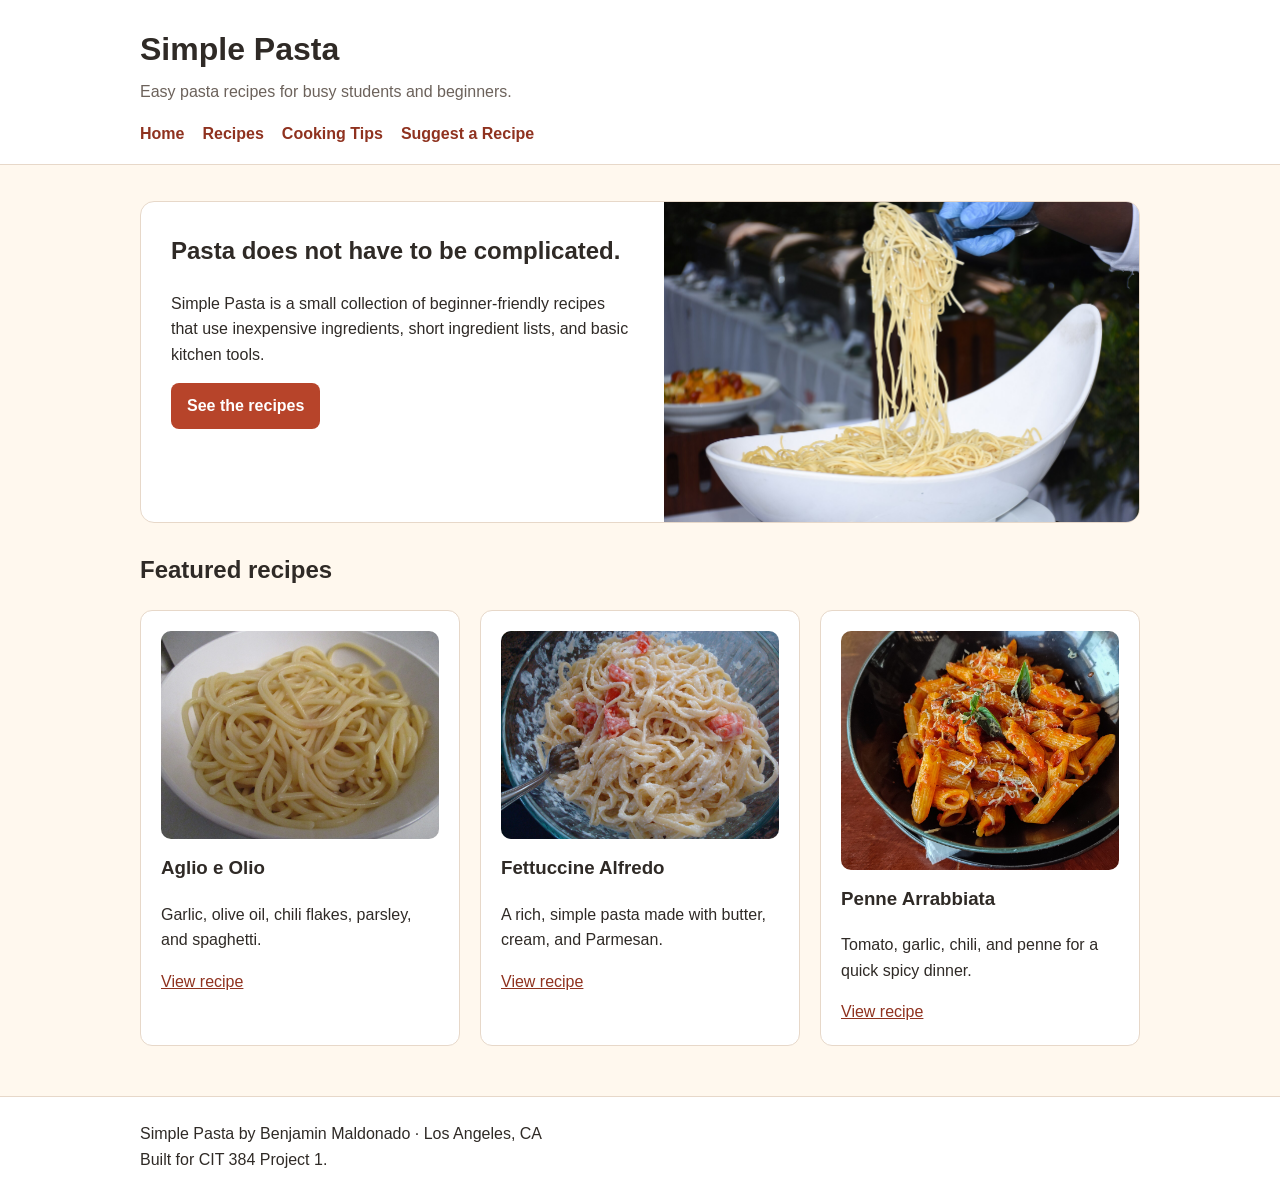
<file: index.html>
<!DOCTYPE html>
<html lang="en">
<head>
  <meta charset="utf-8">
  <meta name="viewport" content="width=device-width, initial-scale=1">
  <title>Simple Pasta | Home</title>
  <link rel="stylesheet" href="css/styles.css">
</head>
<body>
  <header class="site-header">
    <div class="header-inner">
      <p class="site-title"><strong>Simple Pasta</strong></p>
      <p class="tagline">Easy pasta recipes for busy students and beginners.</p>
      <nav aria-label="Main navigation">
        <ul>
          <li><a href="index.html">Home</a></li>
          <li><a href="recipes.html">Recipes</a></li>
          <li><a href="tips.html">Cooking Tips</a></li>
          <li><a href="submit.html">Suggest a Recipe</a></li>
        </ul>
      </nav>
    </div>
  </header>

  <main>
    <section class="hero">
      <div class="hero-copy">
        <h1>Pasta does not have to be complicated.</h1>
        <p>
          Simple Pasta is a small collection of beginner-friendly recipes that use
          inexpensive ingredients, short ingredient lists, and basic kitchen tools.
        </p>
        <p><a class="button" href="recipes.html">See the recipes</a></p>
      </div>
      <img src="images/home-spaghetti.jpg" alt="Bowl of cooked spaghetti">
    </section>

    <section aria-labelledby="featured-heading">
      <h2 id="featured-heading">Featured recipes</h2>
      <div class="grid">
        <article class="card">
          <img src="images/aglio-e-olio.jpg" alt="Cooked spaghetti for Aglio e Olio">
          <h3>Aglio e Olio</h3>
          <p>Garlic, olive oil, chili flakes, parsley, and spaghetti.</p>
          <a href="recipes.html#aglio">View recipe</a>
        </article>

        <article class="card">
          <img src="images/fettuccine-alfredo.jpg" alt="Creamy fettuccine Alfredo">
          <h3>Fettuccine Alfredo</h3>
          <p>A rich, simple pasta made with butter, cream, and Parmesan.</p>
          <a href="recipes.html#alfredo">View recipe</a>
        </article>

        <article class="card">
          <img src="images/penne-arrabbiata.jpg" alt="Penne pasta in tomato sauce">
          <h3>Penne Arrabbiata</h3>
          <p>Tomato, garlic, chili, and penne for a quick spicy dinner.</p>
          <a href="recipes.html#arrabbiata">View recipe</a>
        </article>
      </div>
    </section>
  </main>

  <footer class="site-footer">
    <div class="footer-inner">
      <!-- MDN EXPLORATION ELEMENT: <address>
           WHAT: <address> represents contact information for a person or organization.
           WHERE: It appears in the footer on every page.
           HOW: I use it to identify the website owner/contact information. -->
      <address>
        Simple Pasta by Benjamin Maldonado · Los Angeles, CA
      </address>
      <p>Built for CIT 384 Project 1.</p>
    </div>
  </footer>
</body>
</html>
</file>
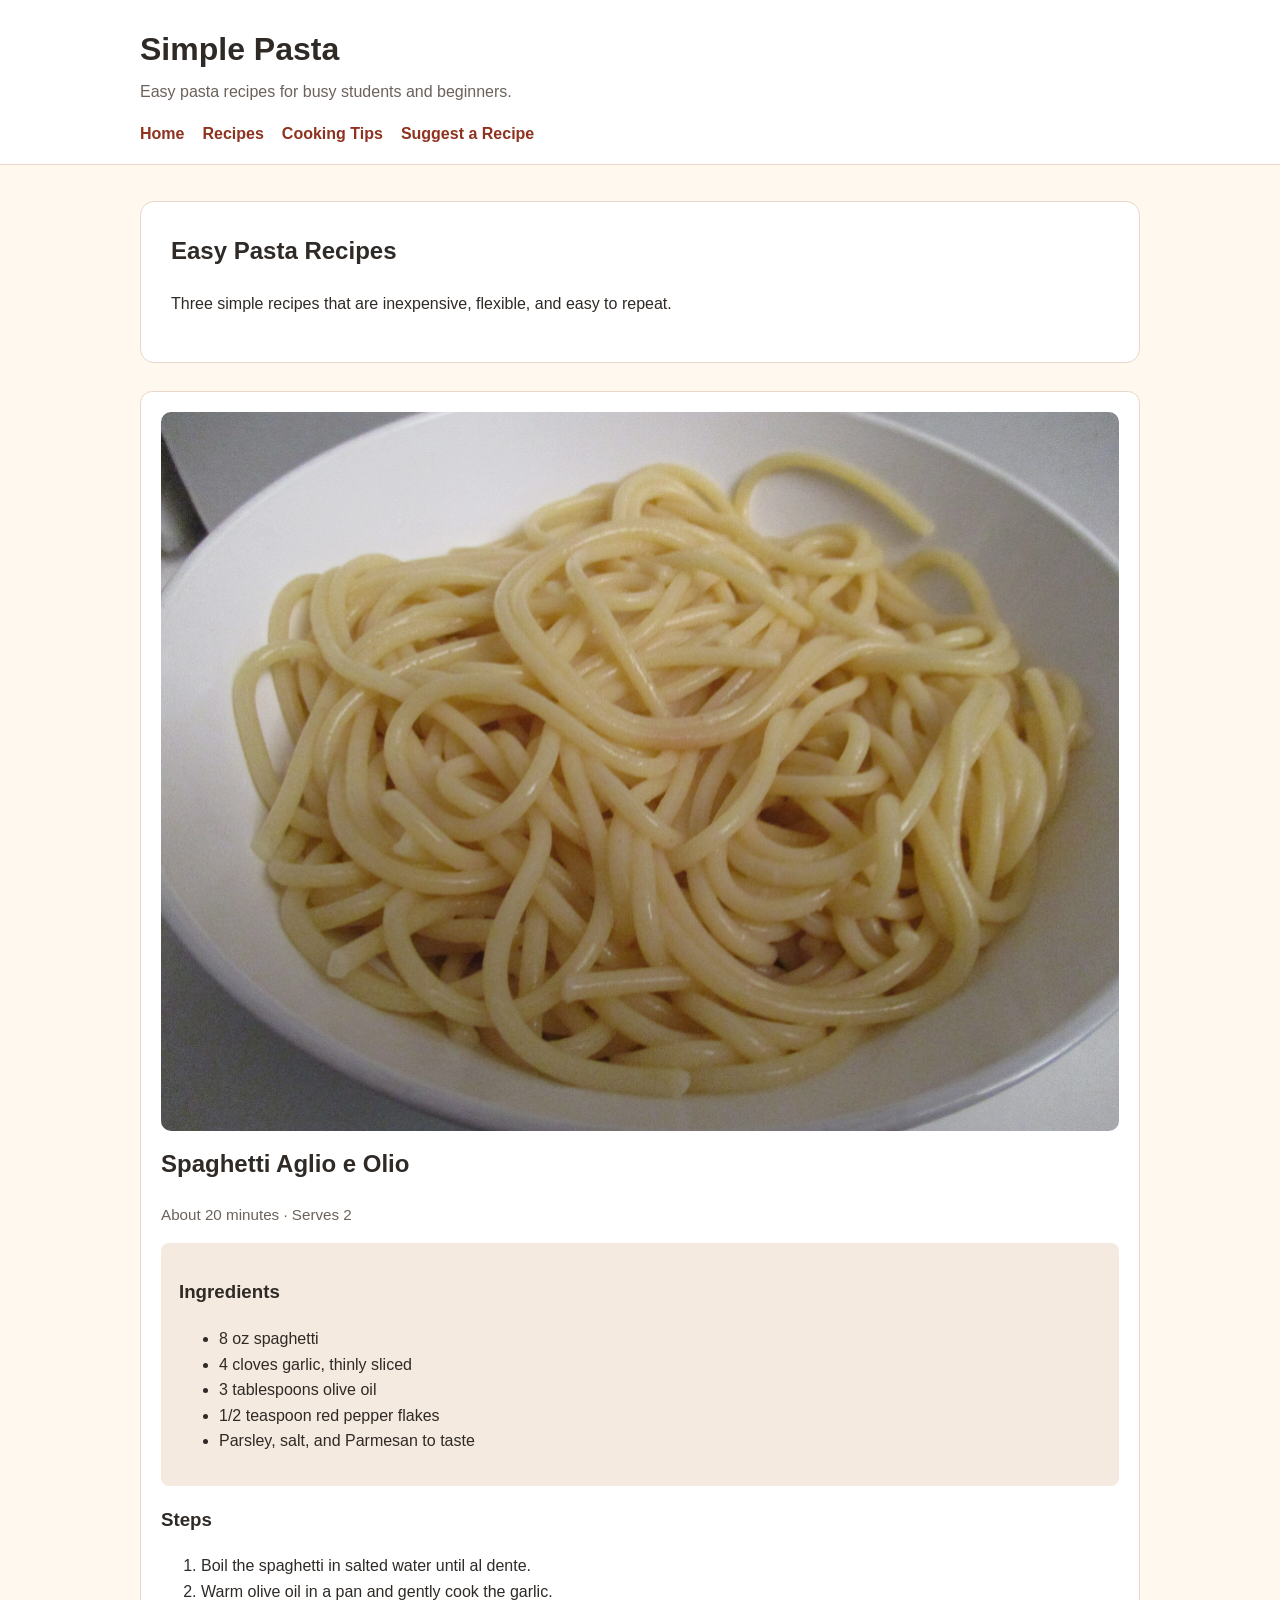
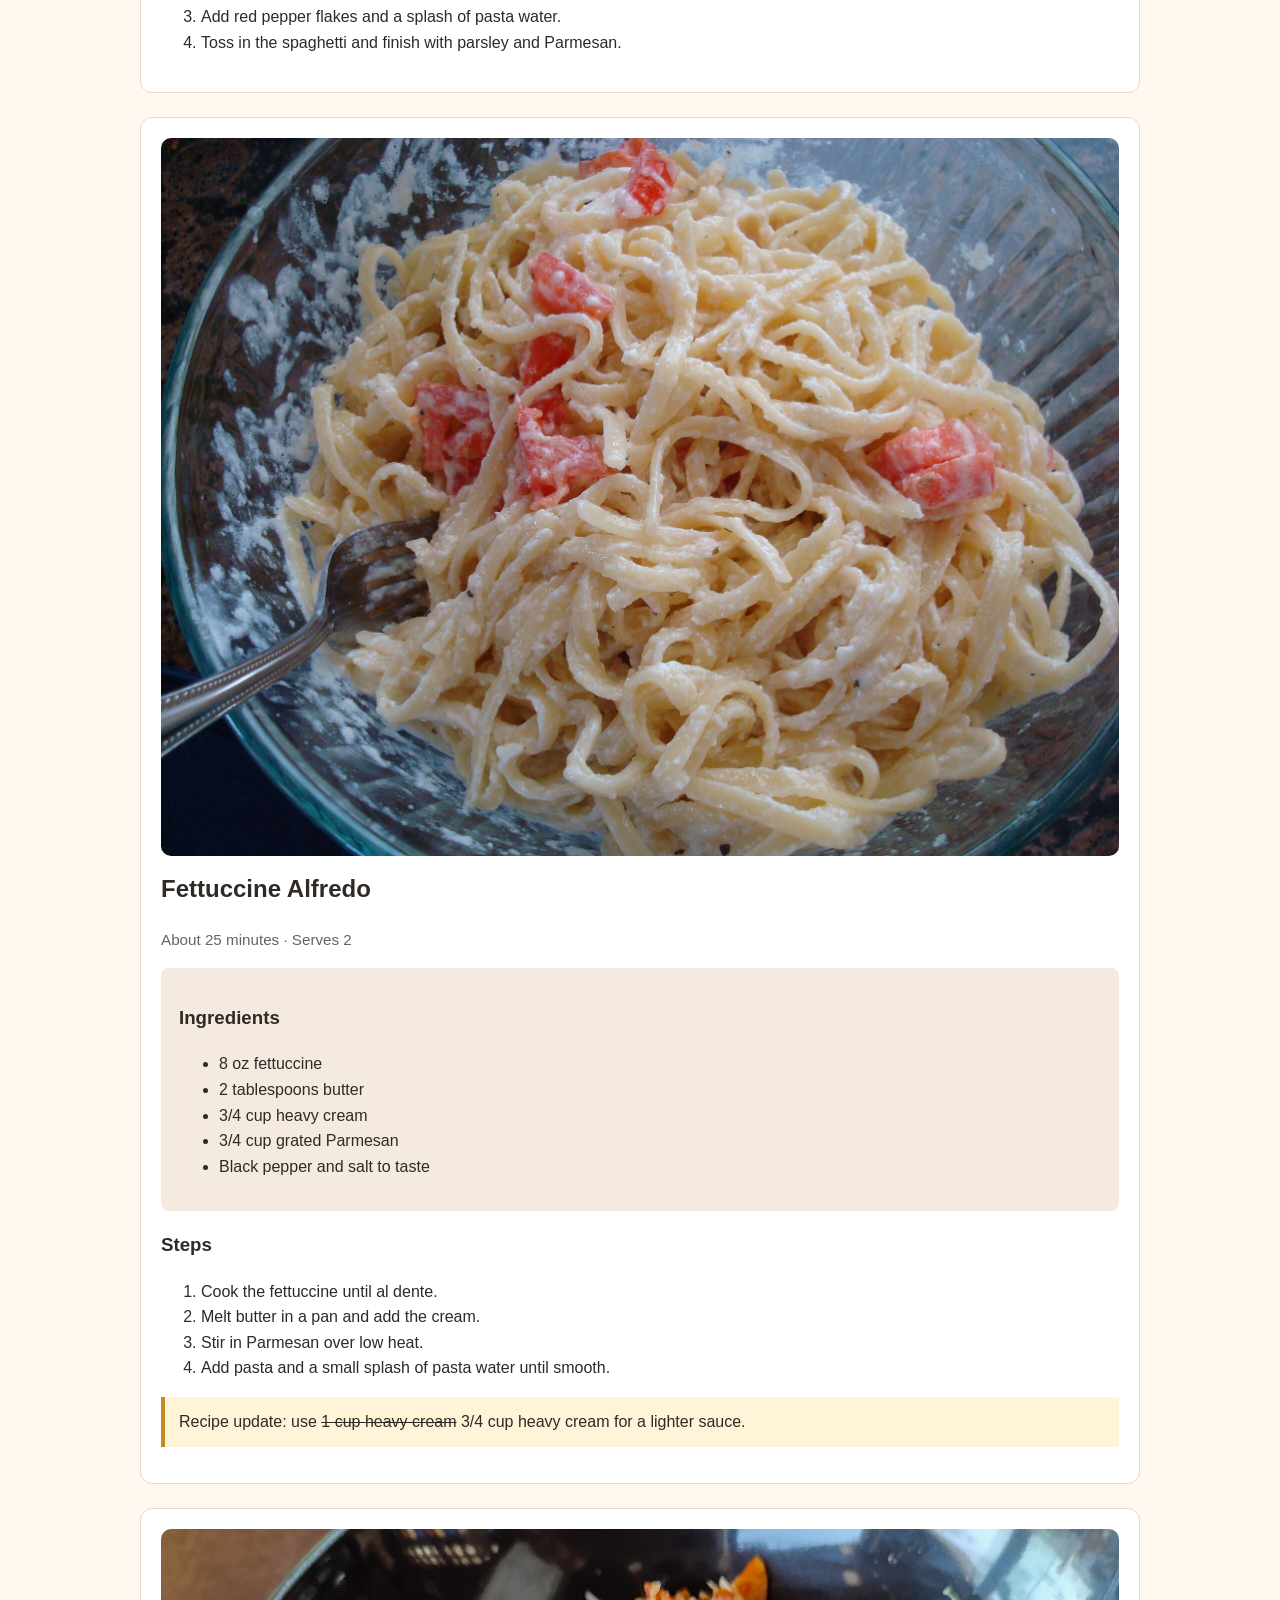
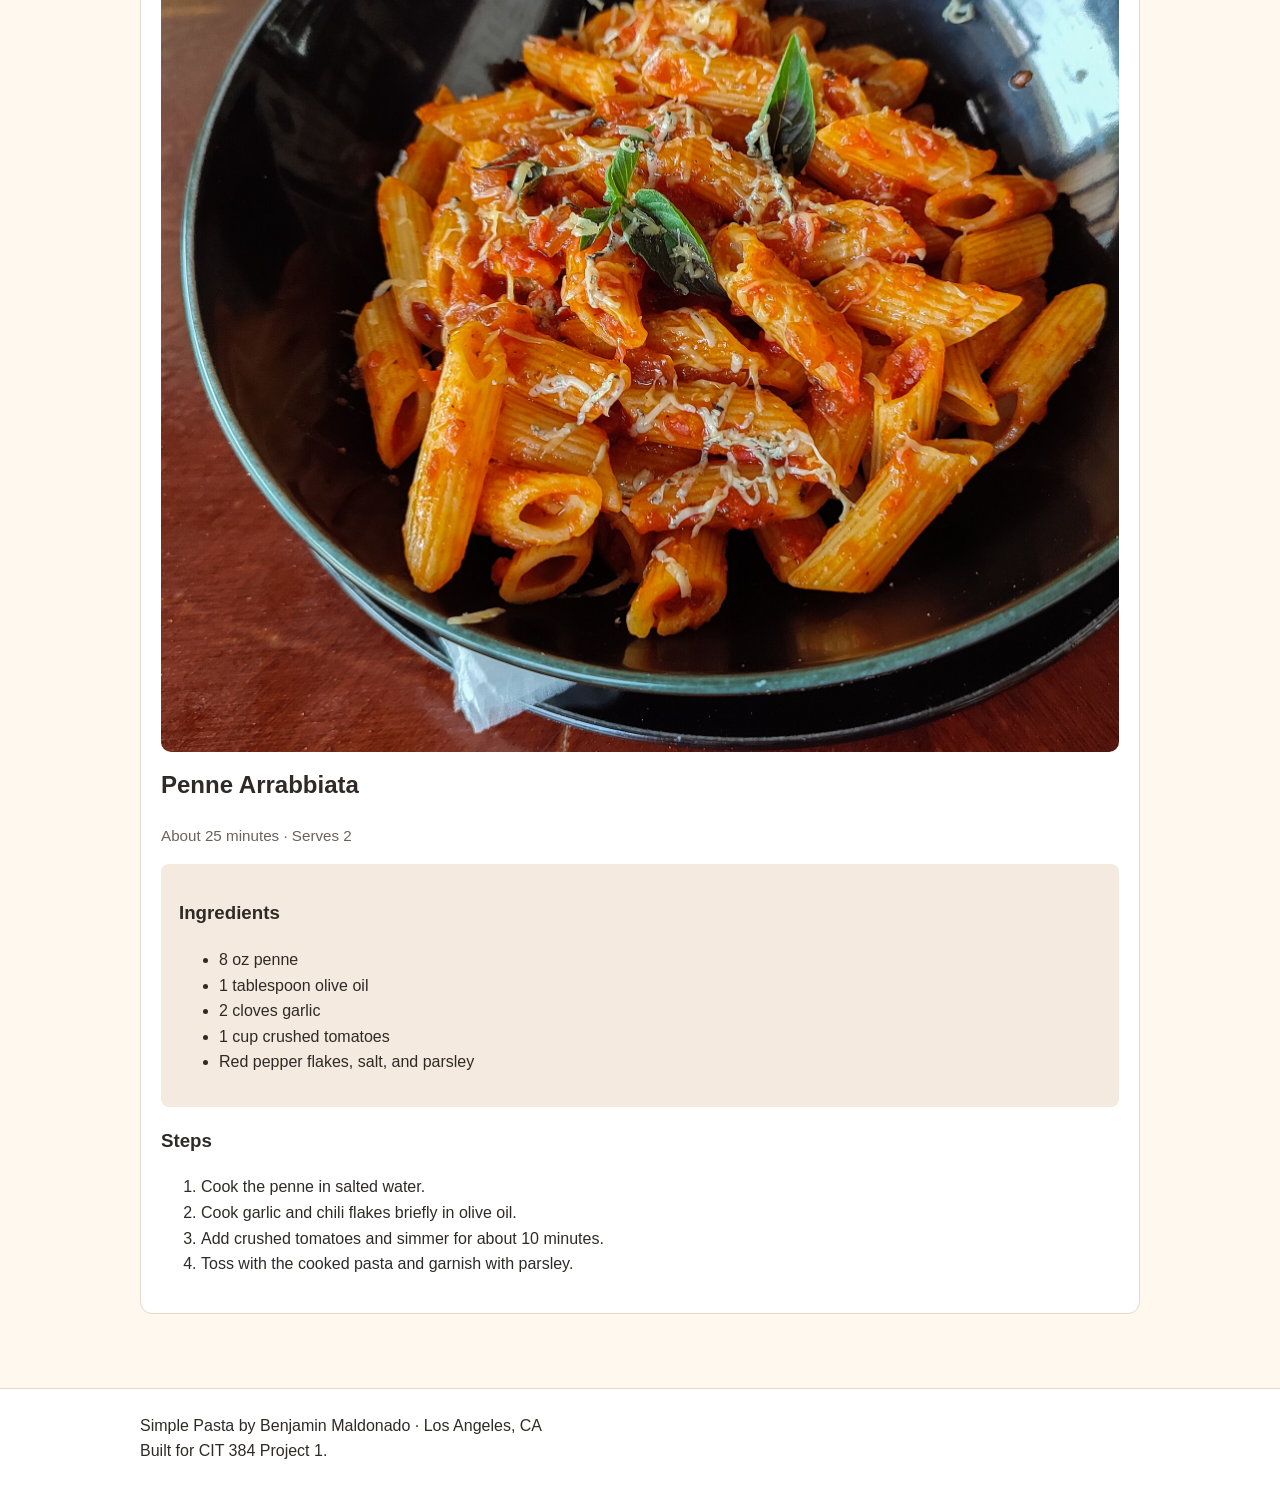
<file: recipes.html>
<!DOCTYPE html>
<html lang="en">
<head>
  <meta charset="utf-8">
  <meta name="viewport" content="width=device-width, initial-scale=1">
  <title>Simple Pasta | Recipes</title>
  <link rel="stylesheet" href="css/styles.css">
</head>
<body>
  <header class="site-header">
    <div class="header-inner">
      <p class="site-title"><strong>Simple Pasta</strong></p>
      <p class="tagline">Easy pasta recipes for busy students and beginners.</p>
      <nav aria-label="Main navigation">
        <ul>
          <li><a href="index.html">Home</a></li>
          <li><a href="recipes.html">Recipes</a></li>
          <li><a href="tips.html">Cooking Tips</a></li>
          <li><a href="submit.html">Suggest a Recipe</a></li>
        </ul>
      </nav>
    </div>
  </header>

  <main>
    <section class="page-intro">
      <h1>Easy Pasta Recipes</h1>
      <p>Three simple recipes that are inexpensive, flexible, and easy to repeat.</p>
    </section>

    <article class="recipe" id="aglio">
      <img src="images/aglio-e-olio.jpg" alt="Cooked spaghetti for Aglio e Olio">
      <h2>Spaghetti Aglio e Olio</h2>
      <p class="recipe-meta">About 20 minutes · Serves 2</p>

      <div class="ingredients">
        <h3>Ingredients</h3>
        <ul>
          <li>8 oz spaghetti</li>
          <li>4 cloves garlic, thinly sliced</li>
          <li>3 tablespoons olive oil</li>
          <li>1/2 teaspoon red pepper flakes</li>
          <li>Parsley, salt, and Parmesan to taste</li>
        </ul>
      </div>

      <h3>Steps</h3>
      <ol>
        <li>Boil the spaghetti in salted water until al dente.</li>
        <li>Warm olive oil in a pan and gently cook the garlic.</li>
        <li>Add red pepper flakes and a splash of pasta water.</li>
        <li>Toss in the spaghetti and finish with parsley and Parmesan.</li>
      </ol>
    </article>

    <article class="recipe" id="alfredo">
      <img src="images/fettuccine-alfredo.jpg" alt="Creamy fettuccine Alfredo">
      <h2>Fettuccine Alfredo</h2>
      <p class="recipe-meta">About 25 minutes · Serves 2</p>

      <div class="ingredients">
        <h3>Ingredients</h3>
        <ul>
          <li>8 oz fettuccine</li>
          <li>2 tablespoons butter</li>
          <li>3/4 cup heavy cream</li>
          <li>3/4 cup grated Parmesan</li>
          <li>Black pepper and salt to taste</li>
        </ul>
      </div>

      <h3>Steps</h3>
      <ol>
        <li>Cook the fettuccine until al dente.</li>
        <li>Melt butter in a pan and add the cream.</li>
        <li>Stir in Parmesan over low heat.</li>
        <li>Add pasta and a small splash of pasta water until smooth.</li>
      </ol>

      <!-- MDN EXPLORATION ELEMENT: <del>
           WHAT: <del> marks text that has been removed from a document.
           WHERE: It is used in this Alfredo recipe.
           HOW: I use it to show an older ingredient amount that I changed after testing the recipe. -->
      <p class="note">
        Recipe update: use <del>1 cup heavy cream</del> 3/4 cup heavy cream for a lighter sauce.
      </p>
    </article>

    <article class="recipe" id="arrabbiata">
      <img src="images/penne-arrabbiata.jpg" alt="Penne pasta in spicy tomato sauce">
      <h2>Penne Arrabbiata</h2>
      <p class="recipe-meta">About 25 minutes · Serves 2</p>

      <div class="ingredients">
        <h3>Ingredients</h3>
        <ul>
          <li>8 oz penne</li>
          <li>1 tablespoon olive oil</li>
          <li>2 cloves garlic</li>
          <li>1 cup crushed tomatoes</li>
          <li>Red pepper flakes, salt, and parsley</li>
        </ul>
      </div>

      <h3>Steps</h3>
      <ol>
        <li>Cook the penne in salted water.</li>
        <li>Cook garlic and chili flakes briefly in olive oil.</li>
        <li>Add crushed tomatoes and simmer for about 10 minutes.</li>
        <li>Toss with the cooked pasta and garnish with parsley.</li>
      </ol>
    </article>
  </main>

  <footer class="site-footer">
    <div class="footer-inner">
      <!-- MDN EXPLORATION ELEMENT: <address>
           WHAT: <address> represents contact information.
           WHERE: It is in the site footer.
           HOW: I use it for the website owner information. -->
      <address>
        Simple Pasta by Benjamin Maldonado · Los Angeles, CA
      </address>
      <p>Built for CIT 384 Project 1.</p>
    </div>
  </footer>
</body>
</html>
</file>
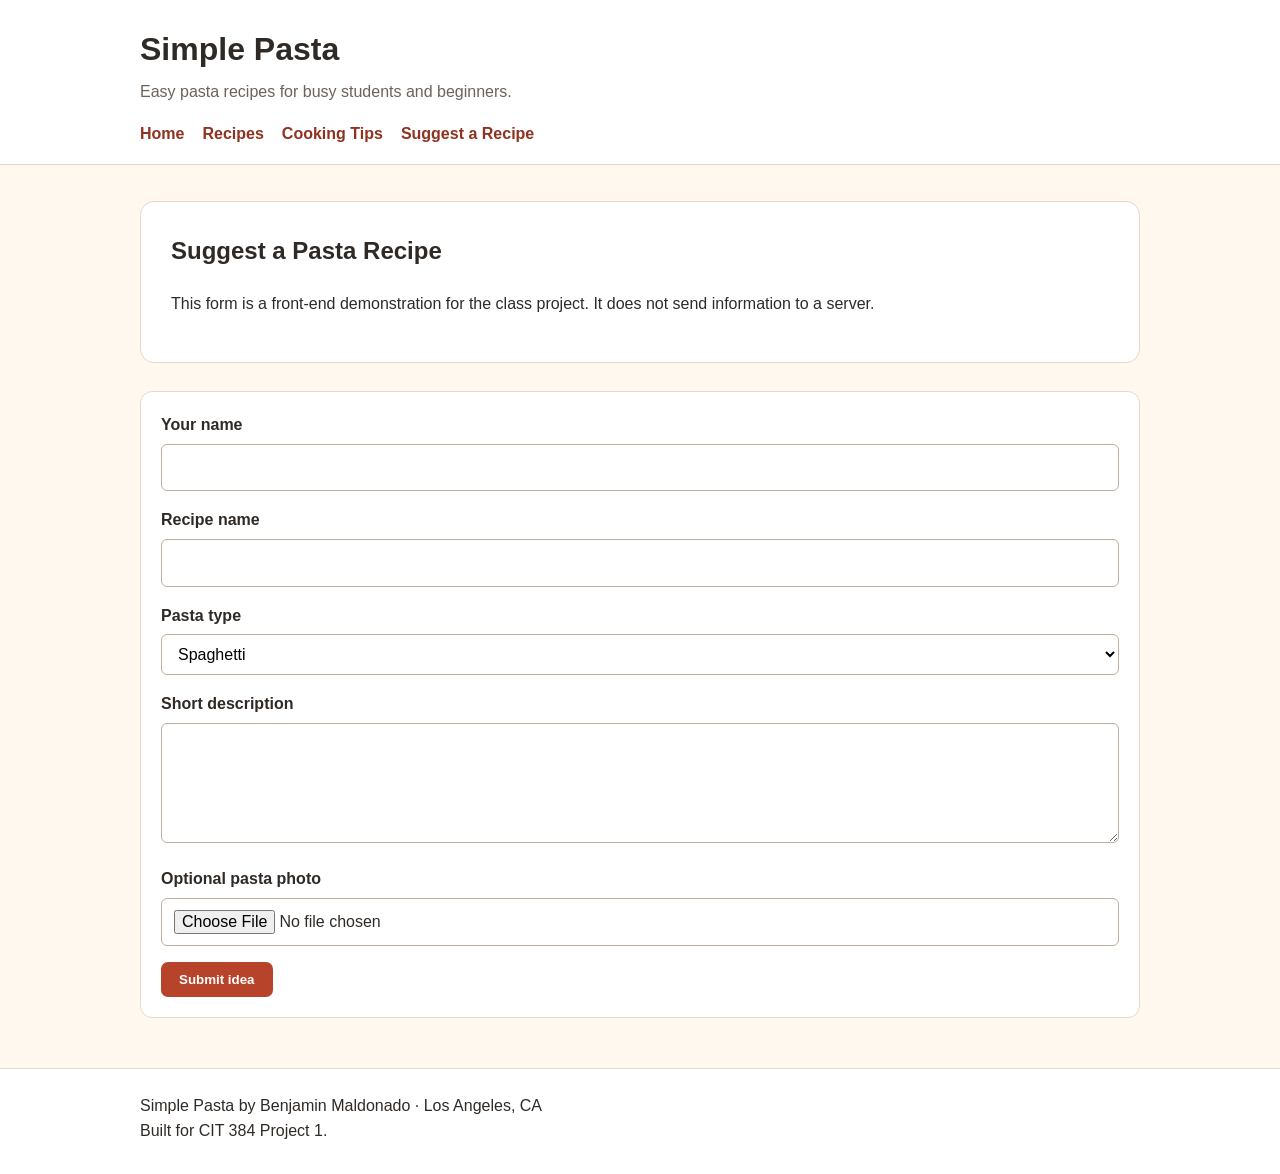
<file: submit.html>
<!DOCTYPE html>
<html lang="en">
<head>
  <meta charset="utf-8">
  <meta name="viewport" content="width=device-width, initial-scale=1">
  <title>Simple Pasta | Suggest a Recipe</title>
  <link rel="stylesheet" href="css/styles.css">
</head>
<body>
  <header class="site-header">
    <div class="header-inner">
      <p class="site-title"><strong>Simple Pasta</strong></p>
      <p class="tagline">Easy pasta recipes for busy students and beginners.</p>
      <nav aria-label="Main navigation">
        <ul>
          <li><a href="index.html">Home</a></li>
          <li><a href="recipes.html">Recipes</a></li>
          <li><a href="tips.html">Cooking Tips</a></li>
          <li><a href="submit.html">Suggest a Recipe</a></li>
        </ul>
      </nav>
    </div>
  </header>

  <main>
    <section class="page-intro">
      <h1>Suggest a Pasta Recipe</h1>
      <p>
        This form is a front-end demonstration for the class project. It does not send
        information to a server.
      </p>
    </section>

    <section class="form-card">
      <form action="#" method="get">
        <div>
          <label for="name">Your name</label>
          <input id="name" name="name" type="text" required>
        </div>

        <div>
          <label for="recipe-name">Recipe name</label>

          <!-- MDN EXPLORATION ATTRIBUTE: dirname
               WHAT: dirname submits the text direction of a text input along with the field value.
               WHERE: It is on the recipe-name text input.
               HOW: I use it so a submitted recipe name can also include whether its text direction
               is left-to-right or right-to-left. -->
          <input
            id="recipe-name"
            name="recipeName"
            type="text"
            dirname="recipeName.dir"
            required>
        </div>

        <div>
          <label for="pasta-type">Pasta type</label>
          <select id="pasta-type" name="pastaType">
            <option>Spaghetti</option>
            <option>Penne</option>
            <option>Fettuccine</option>
            <option>Rigatoni</option>
            <option>Other</option>
          </select>
        </div>

        <div>
          <label for="description">Short description</label>
          <textarea id="description" name="description"></textarea>
        </div>

        <div>
          <label for="photo">Optional pasta photo</label>

          <!-- MDN EXPLORATION ATTRIBUTES: accept and capture
               ACCEPT:
               WHAT: accept limits which file types can be selected for a file input.
               WHERE: It is on the photo file input.
               HOW: I set it to image/* so the chooser focuses on image files.

               CAPTURE:
               WHAT: capture can request a camera source on supported mobile devices.
               WHERE: It is on the same photo file input.
               HOW: I use capture="environment" so a phone can prefer the rear camera
               for taking a picture of the finished pasta dish. -->
          <input
            id="photo"
            name="photo"
            type="file"
            accept="image/*"
            capture="environment">
        </div>

        <button type="submit">Submit idea</button>
      </form>
    </section>
  </main>

  <footer class="site-footer">
    <div class="footer-inner">
      <!-- MDN EXPLORATION ELEMENT: <address>
           WHAT: <address> represents contact information.
           WHERE: It appears in the footer.
           HOW: I use it for website owner information. -->
      <address>
        Simple Pasta by Benjamin Maldonado · Los Angeles, CA
      </address>
      <p>Built for CIT 384 Project 1.</p>
    </div>
  </footer>
</body>
</html>
</file>
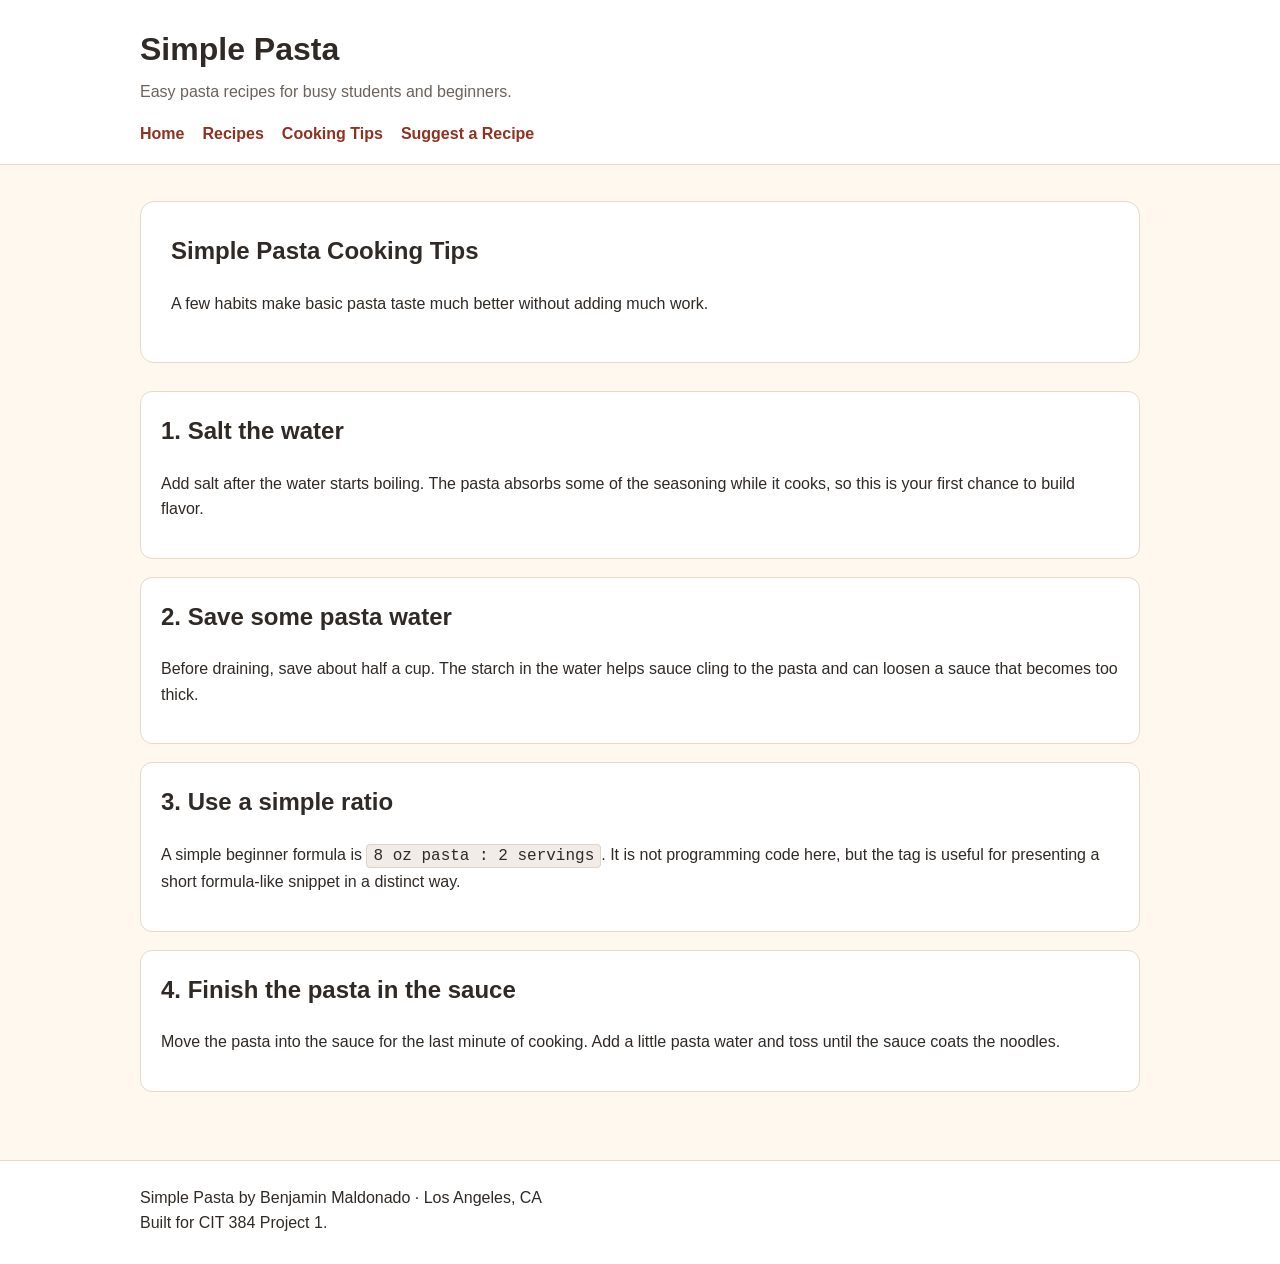
<file: tips.html>
<!DOCTYPE html>
<html lang="en">
<head>
  <meta charset="utf-8">
  <meta name="viewport" content="width=device-width, initial-scale=1">
  <title>Simple Pasta | Cooking Tips</title>
  <link rel="stylesheet" href="css/styles.css">
</head>
<body>
  <header class="site-header">
    <div class="header-inner">
      <p class="site-title"><strong>Simple Pasta</strong></p>
      <p class="tagline">Easy pasta recipes for busy students and beginners.</p>
      <nav aria-label="Main navigation">
        <ul>
          <li><a href="index.html">Home</a></li>
          <li><a href="recipes.html">Recipes</a></li>
          <li><a href="tips.html">Cooking Tips</a></li>
          <li><a href="submit.html">Suggest a Recipe</a></li>
        </ul>
      </nav>
    </div>
  </header>

  <main>
    <section class="page-intro">
      <h1>Simple Pasta Cooking Tips</h1>
      <p>A few habits make basic pasta taste much better without adding much work.</p>
    </section>

    <section class="tip">
      <h2>1. Salt the water</h2>
      <p>
        Add salt after the water starts boiling. The pasta absorbs some of the seasoning
        while it cooks, so this is your first chance to build flavor.
      </p>
    </section>

    <section class="tip">
      <h2>2. Save some pasta water</h2>
      <p>
        Before draining, save about half a cup. The starch in the water helps sauce cling
        to the pasta and can loosen a sauce that becomes too thick.
      </p>
    </section>

    <section class="tip">
      <h2>3. Use a simple ratio</h2>

      <!-- MDN EXPLORATION ELEMENT: <code>
           WHAT: <code> represents a short fragment of computer code or code-like text.
           WHERE: It appears in this cooking tips section.
           HOW: I use it as a compact, visually distinct formula for remembering a pasta ratio. -->
      <p>
        A simple beginner formula is <code>8 oz pasta : 2 servings</code>.
        It is not programming code here, but the tag is useful for presenting a short
        formula-like snippet in a distinct way.
      </p>
    </section>

    <section class="tip">
      <h2>4. Finish the pasta in the sauce</h2>
      <p>
        Move the pasta into the sauce for the last minute of cooking. Add a little pasta
        water and toss until the sauce coats the noodles.
      </p>
    </section>
  </main>

  <footer class="site-footer">
    <div class="footer-inner">
      <!-- MDN EXPLORATION ELEMENT: <address>
           WHAT: <address> represents contact information.
           WHERE: It appears in the footer.
           HOW: I use it to identify the site owner. -->
      <address>
        Simple Pasta by Benjamin Maldonado · Los Angeles, CA
      </address>
      <p>Built for CIT 384 Project 1.</p>
    </div>
  </footer>
</body>
</html>
</file>
<file: css/styles.css>
/* Simple Pasta - main stylesheet
   The project uses one external stylesheet shared by all four HTML pages.
   No CSS frameworks or libraries are used. */

:root {
  --cream: #fff8ee;
  --paper: #ffffff;
  --tomato: #b7442a;
  --tomato-dark: #8f321f;
  --ink: #2f2a26;
  --muted: #6c625b;
  --line: #e7d8c9;
  --soft: #f4eadf;
}

* {
  box-sizing: border-box;
}

body {
  margin: 0;
  font-family: Arial, Helvetica, sans-serif;
  background: var(--cream);
  color: var(--ink);
  line-height: 1.6;
}

img {
  max-width: 100%;
  display: block;
}

a {
  color: var(--tomato-dark);
}

.site-header {
  background: var(--paper);
  border-bottom: 1px solid var(--line);
}

.header-inner,
main,
.footer-inner {
  width: min(1000px, 90%);
  margin: 0 auto;
}

.header-inner {
  padding: 24px 0 18px;
}

.site-title {
  margin: 0;
  font-size: 2rem;
}

.tagline {
  margin: 4px 0 16px;
  color: var(--muted);
}

nav ul {
  margin: 0;
  padding: 0;
  list-style: none;
  display: flex;
  gap: 18px;
  flex-wrap: wrap;
}

nav a {
  text-decoration: none;
  font-weight: 700;
}

nav a:hover,
nav a:focus {
  text-decoration: underline;
}

main {
  padding: 36px 0 50px;
}

.hero,
.page-intro {
  background: var(--paper);
  border: 1px solid var(--line);
  border-radius: 14px;
  overflow: hidden;
  margin-bottom: 28px;
}

.hero {
  display: grid;
  grid-template-columns: 1.1fr 1fr;
}

.hero-copy,
.page-intro {
  padding: 30px;
}

.hero h1,
.page-intro h1 {
  margin-top: 0;
}

.hero img {
  width: 100%;
  height: 100%;
  min-height: 320px;
  object-fit: cover;
}

.button {
  display: inline-block;
  background: var(--tomato);
  color: #fff;
  text-decoration: none;
  font-weight: 700;
  padding: 10px 16px;
  border-radius: 8px;
}

.button:hover,
.button:focus {
  background: var(--tomato-dark);
}

.grid {
  display: grid;
  grid-template-columns: repeat(3, 1fr);
  gap: 20px;
}

.card,
.recipe,
.tip,
.form-card {
  background: var(--paper);
  border: 1px solid var(--line);
  border-radius: 12px;
  padding: 20px;
}

.card h2,
.card h3,
.recipe h2,
.tip h2 {
  margin-top: 0;
}

.card img,
.recipe img {
  border-radius: 10px;
  margin-bottom: 14px;
}

.recipe {
  margin-bottom: 24px;
}

.recipe-meta {
  color: var(--muted);
  font-size: 0.95rem;
}

.ingredients {
  background: var(--soft);
  padding: 16px 18px;
  border-radius: 8px;
}

.tip {
  margin-bottom: 18px;
}

code {
  background: #f1ece7;
  border: 1px solid #dfd3c7;
  padding: 2px 6px;
  border-radius: 4px;
  font-family: Consolas, Monaco, monospace;
}

form {
  display: grid;
  gap: 16px;
}

label {
  font-weight: 700;
}

input,
textarea,
select {
  width: 100%;
  margin-top: 6px;
  padding: 10px 12px;
  border: 1px solid #bfae9f;
  border-radius: 6px;
  font: inherit;
  background: #fff;
}

textarea {
  min-height: 120px;
  resize: vertical;
}

button {
  width: fit-content;
  border: 0;
  cursor: pointer;
  background: var(--tomato);
  color: white;
  padding: 10px 18px;
  border-radius: 7px;
  font-weight: 700;
}

button:hover,
button:focus {
  background: var(--tomato-dark);
}

.note {
  background: #fff4d8;
  border-left: 4px solid #c08b24;
  padding: 12px 14px;
}

.site-footer {
  border-top: 1px solid var(--line);
  background: var(--paper);
}

.footer-inner {
  padding: 24px 0;
}

.site-footer p {
  margin: 0 0 6px;
}

address {
  font-style: normal;
}

@media (max-width: 760px) {
  .hero,
  .grid {
    grid-template-columns: 1fr;
  }

  nav ul {
    gap: 12px;
  }
}
</file>
